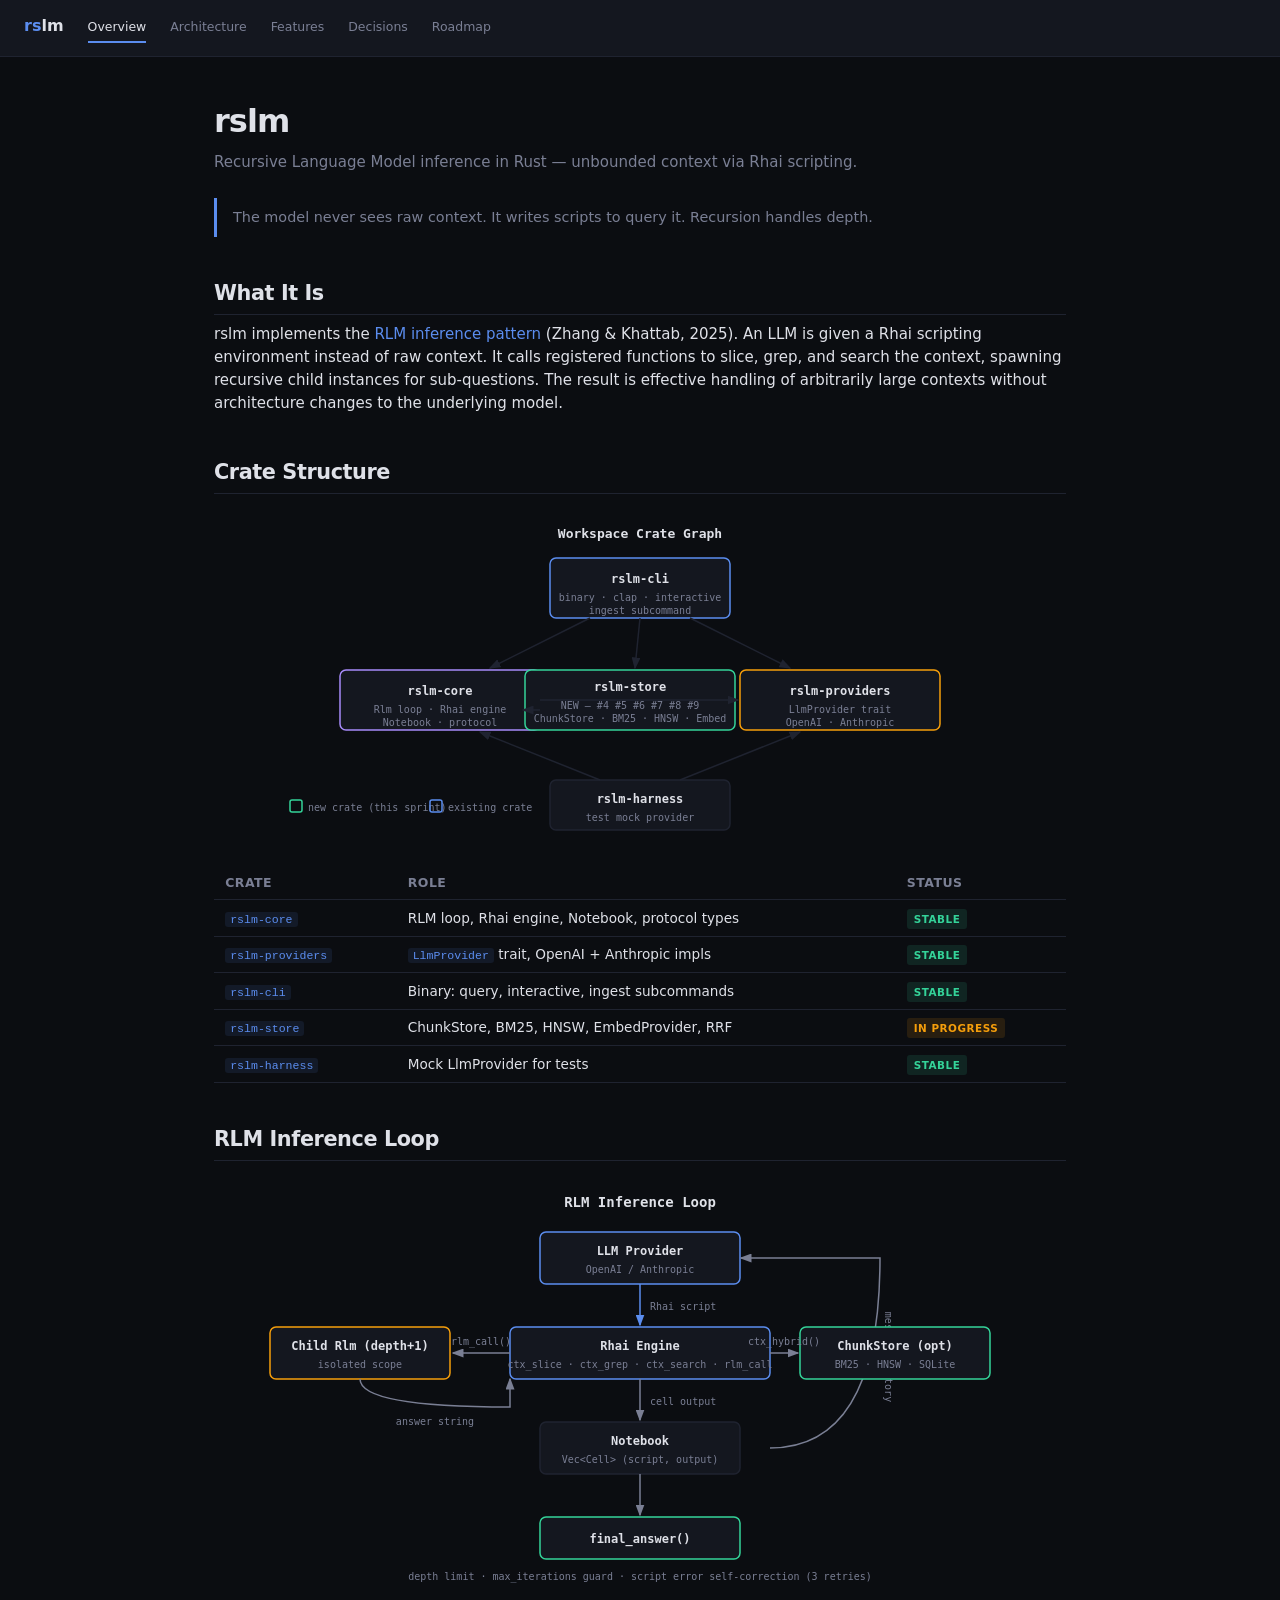
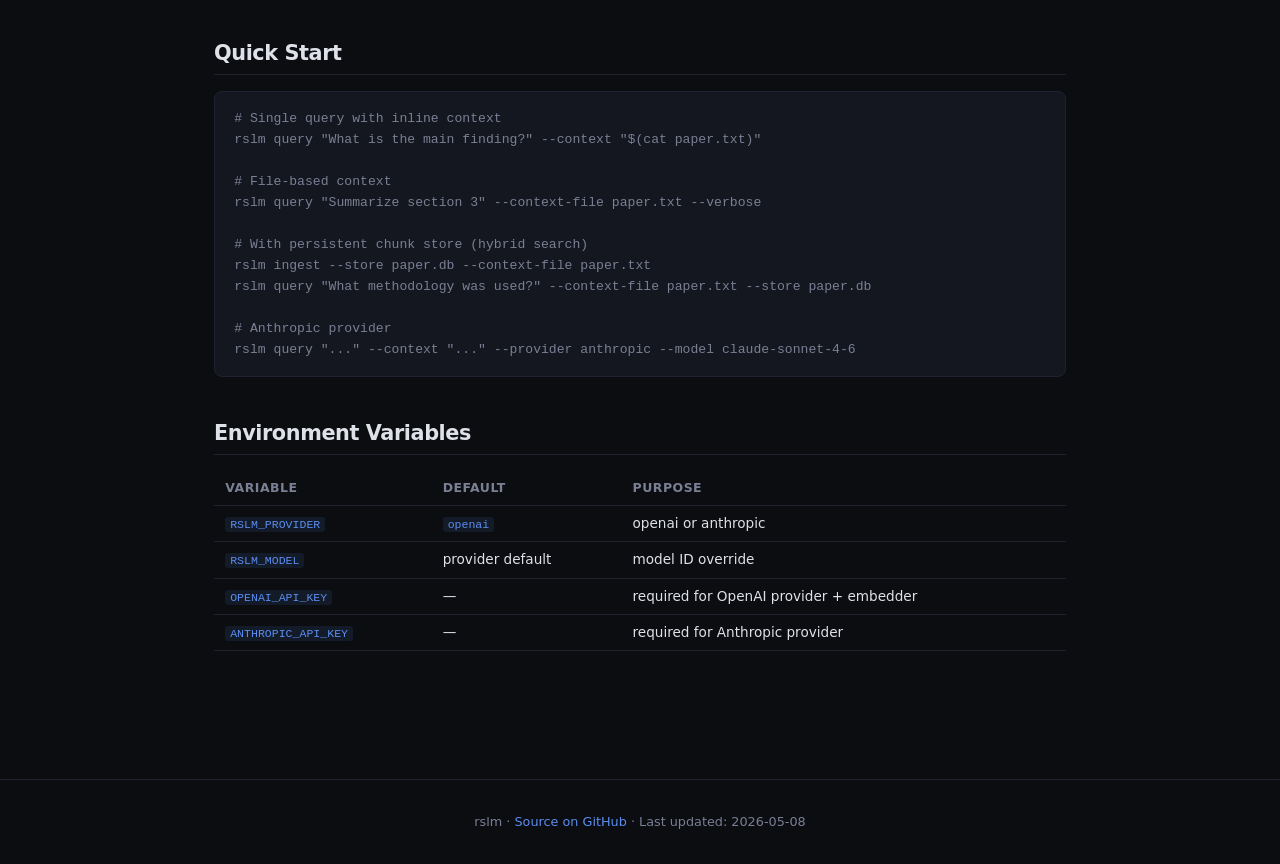
<file: docs/assets/index.html>
<!doctype html>
<html lang="en">
<head>
  <meta charset="UTF-8"/>
  <meta name="viewport" content="width=device-width, initial-scale=1.0"/>
  <title>rslm &mdash; Recursive Language Model</title>
  <link rel="stylesheet" href="style.css"/>
</head>
<body>
<nav>
  <a href="index.html" class="brand"><span>rs</span>lm</a>
  <a href="index.html" class="active">Overview</a>
  <a href="architecture.html">Architecture</a>
  <a href="features.html">Features</a>
  <a href="decisions.html">Decisions</a>
  <a href="roadmap.html">Roadmap</a>
</nav>

<div class="page">
  <h1>rslm</h1>
  <p class="subtitle">Recursive Language Model inference in Rust &mdash; unbounded context via Rhai scripting.</p>

  <blockquote>
    The model never sees raw context. It writes scripts to query it. Recursion handles depth.
  </blockquote>

  <h2>What It Is</h2>
  <p>
    rslm implements the <a href="https://alexzhang13.github.io/blog/2025/rlm/">RLM inference pattern</a>
    (Zhang &amp; Khattab, 2025). An LLM is given a Rhai scripting environment instead of raw context.
    It calls registered functions to slice, grep, and search the context, spawning recursive child
    instances for sub-questions. The result is effective handling of arbitrarily large contexts
    without architecture changes to the underlying model.
  </p>

  <h2>Crate Structure</h2>
  <div style="margin:1rem 0; overflow-x:auto;">
    <img src="arch-crates.svg" alt="Workspace crate graph" style="max-width:100%;display:block;margin:0 auto;"/>
  </div>

  <table>
    <thead><tr><th>Crate</th><th>Role</th><th>Status</th></tr></thead>
    <tbody>
      <tr>
        <td><code>rslm-core</code></td>
        <td>RLM loop, Rhai engine, Notebook, protocol types</td>
        <td><span class="pill pill-green">Stable</span></td>
      </tr>
      <tr>
        <td><code>rslm-providers</code></td>
        <td><code>LlmProvider</code> trait, OpenAI + Anthropic impls</td>
        <td><span class="pill pill-green">Stable</span></td>
      </tr>
      <tr>
        <td><code>rslm-cli</code></td>
        <td>Binary: query, interactive, ingest subcommands</td>
        <td><span class="pill pill-green">Stable</span></td>
      </tr>
      <tr>
        <td><code>rslm-store</code></td>
        <td>ChunkStore, BM25, HNSW, EmbedProvider, RRF</td>
        <td><span class="pill pill-orange">In progress</span></td>
      </tr>
      <tr>
        <td><code>rslm-harness</code></td>
        <td>Mock LlmProvider for tests</td>
        <td><span class="pill pill-green">Stable</span></td>
      </tr>
    </tbody>
  </table>

  <h2>RLM Inference Loop</h2>
  <div style="margin:1rem 0; overflow-x:auto;">
    <img src="arch-rlm-loop.svg" alt="RLM inference loop diagram" style="max-width:100%;display:block;margin:0 auto;"/>
  </div>

  <h2>Quick Start</h2>
  <pre>
# Single query with inline context
rslm query "What is the main finding?" --context "$(cat paper.txt)"

# File-based context
rslm query "Summarize section 3" --context-file paper.txt --verbose

# With persistent chunk store (hybrid search)
rslm ingest --store paper.db --context-file paper.txt
rslm query "What methodology was used?" --context-file paper.txt --store paper.db

# Anthropic provider
rslm query "..." --context "..." --provider anthropic --model claude-sonnet-4-6</pre>

  <h2>Environment Variables</h2>
  <table>
    <thead><tr><th>Variable</th><th>Default</th><th>Purpose</th></tr></thead>
    <tbody>
      <tr><td><code>RSLM_PROVIDER</code></td><td><code>openai</code></td><td>openai or anthropic</td></tr>
      <tr><td><code>RSLM_MODEL</code></td><td>provider default</td><td>model ID override</td></tr>
      <tr><td><code>OPENAI_API_KEY</code></td><td>—</td><td>required for OpenAI provider + embedder</td></tr>
      <tr><td><code>ANTHROPIC_API_KEY</code></td><td>—</td><td>required for Anthropic provider</td></tr>
    </tbody>
  </table>
</div>

<footer>rslm &middot; <a href="https://github.com/89jobrien/rslm">Source on GitHub</a> &middot; Last updated: 2026-05-08</footer>
</body>
</html>
</file>
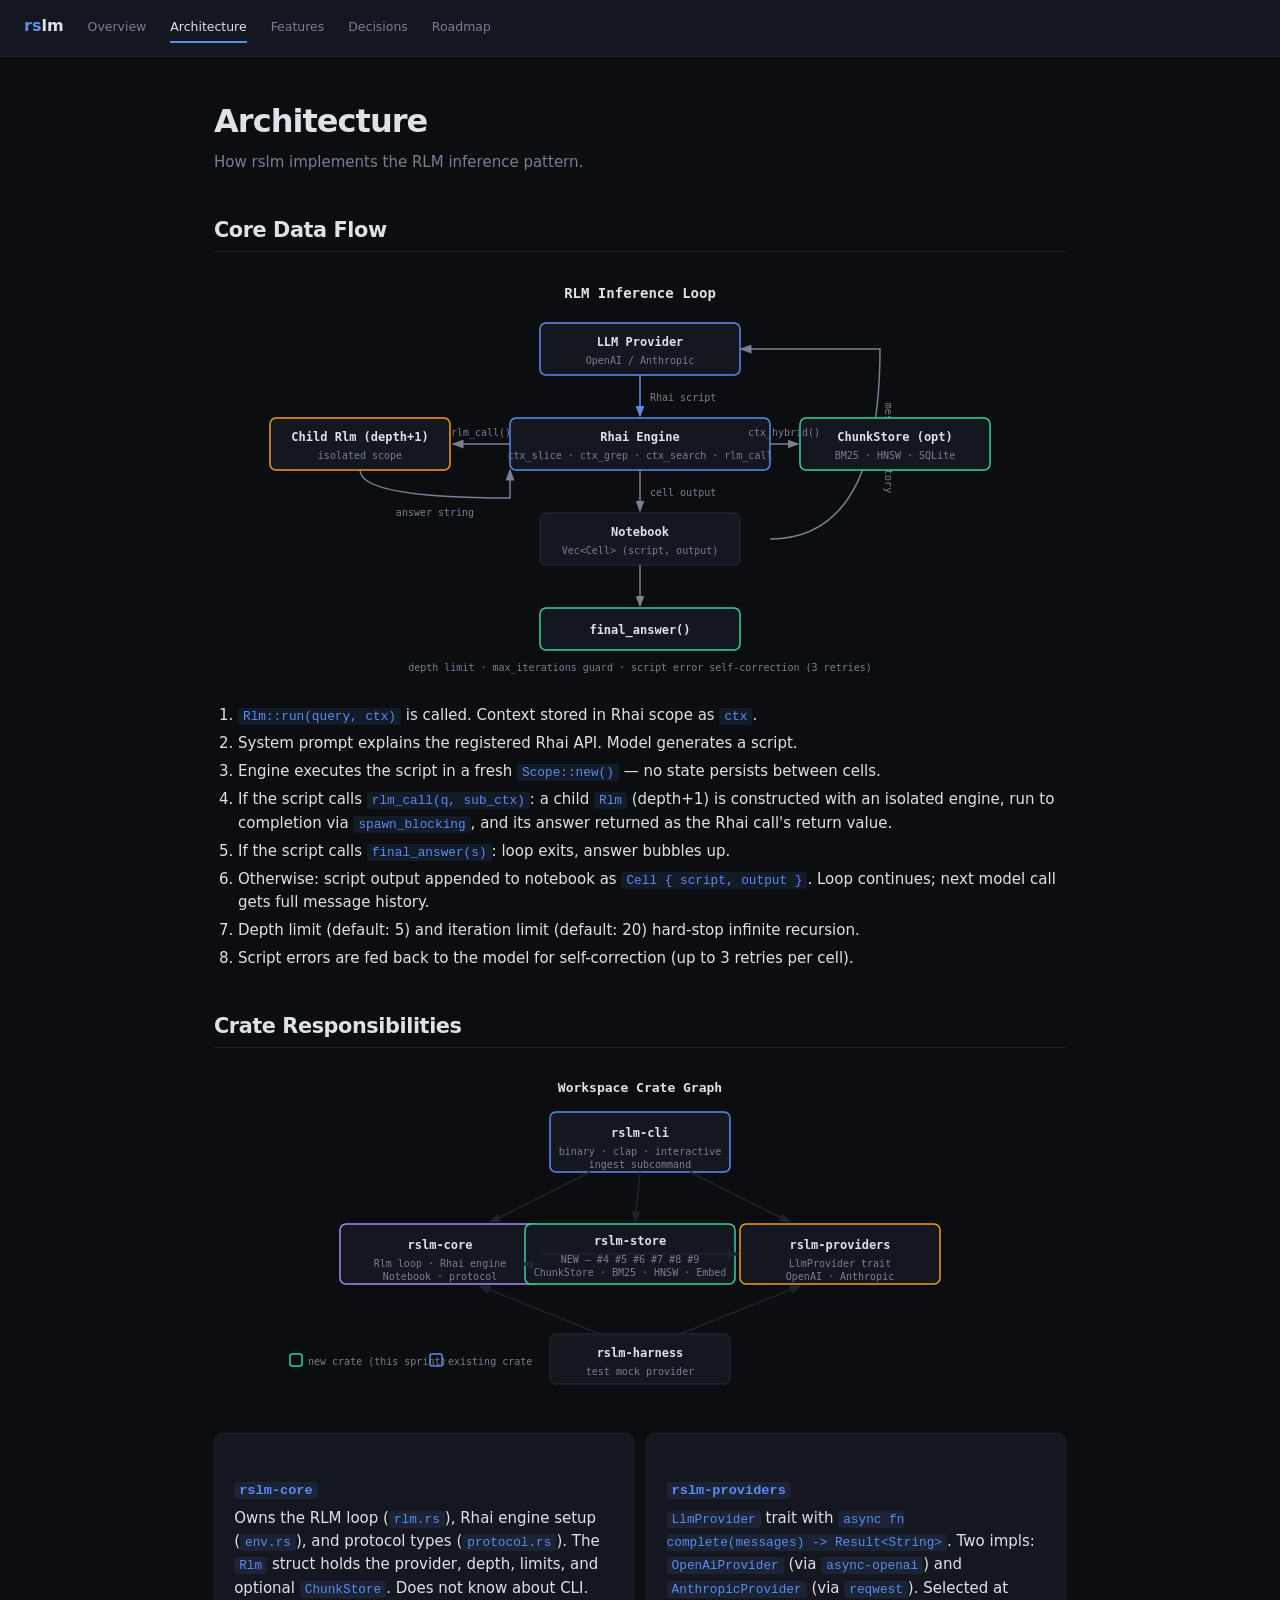
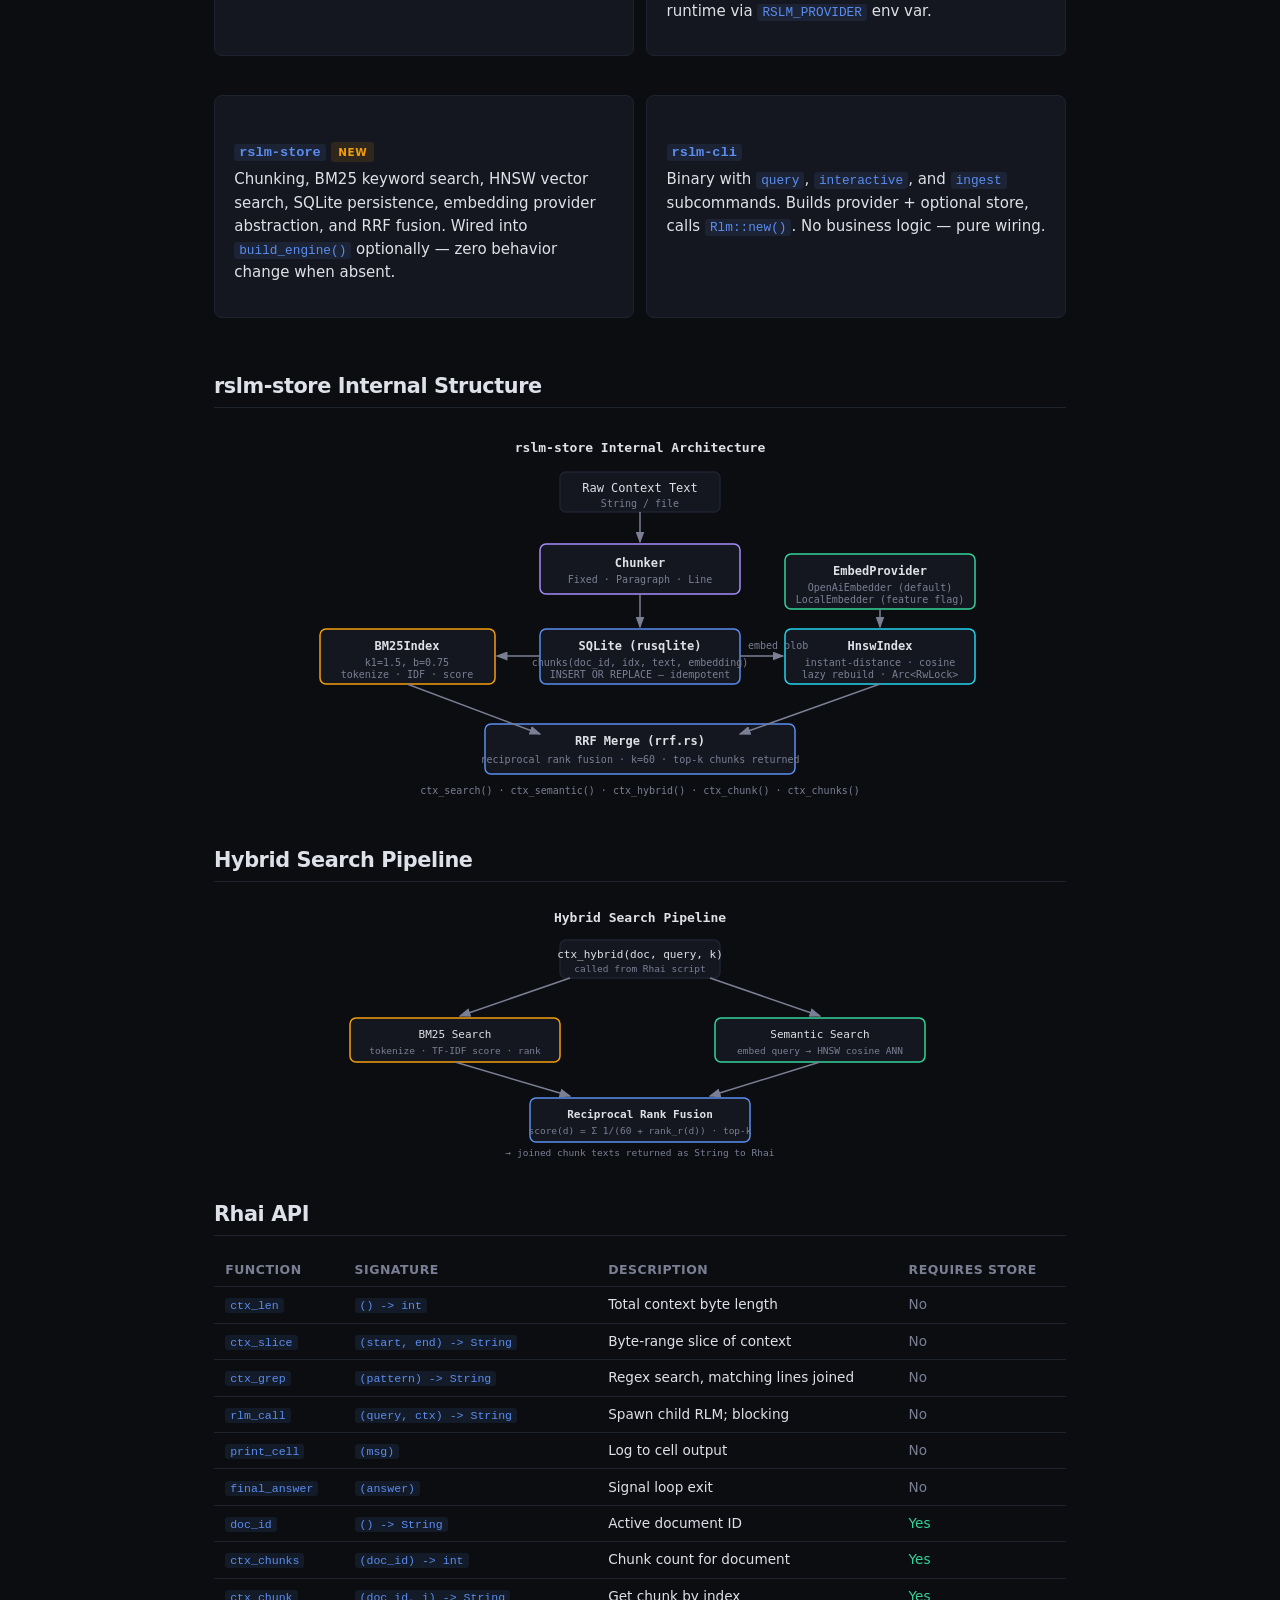
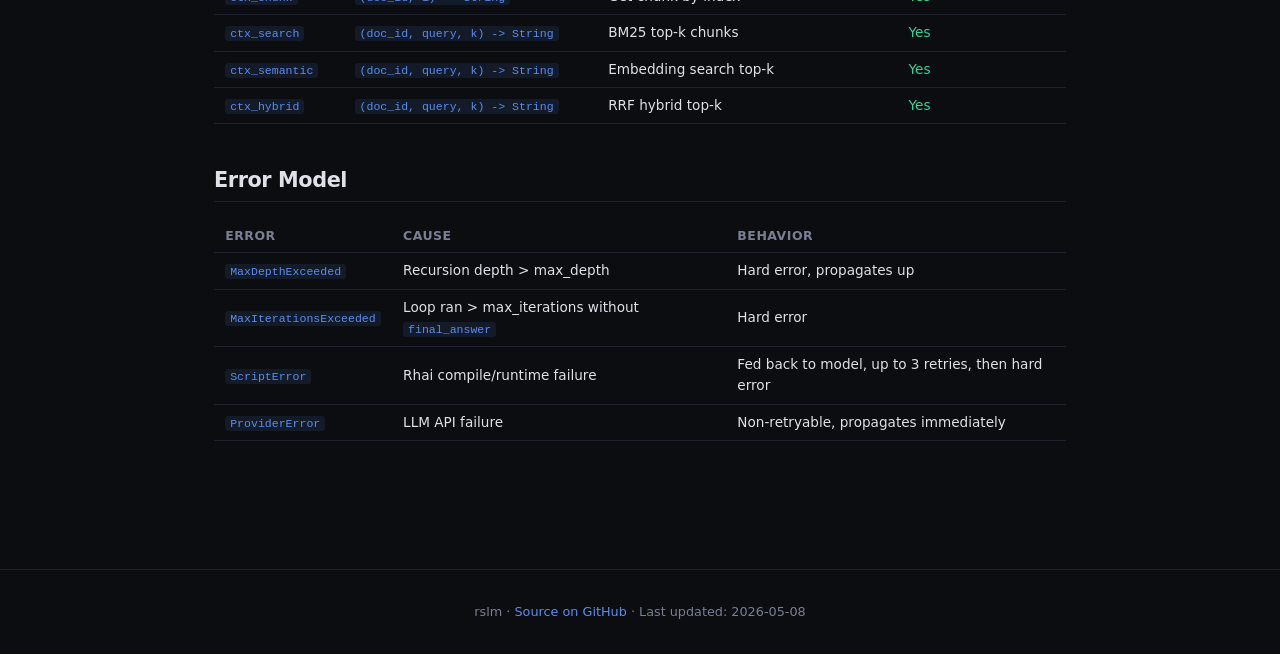
<file: docs/assets/architecture.html>
<!doctype html>
<html lang="en">
<head>
  <meta charset="UTF-8"/>
  <meta name="viewport" content="width=device-width, initial-scale=1.0"/>
  <title>rslm &mdash; Architecture</title>
  <link rel="stylesheet" href="style.css"/>
</head>
<body>
<nav>
  <a href="index.html" class="brand"><span>rs</span>lm</a>
  <a href="index.html">Overview</a>
  <a href="architecture.html" class="active">Architecture</a>
  <a href="features.html">Features</a>
  <a href="decisions.html">Decisions</a>
  <a href="roadmap.html">Roadmap</a>
</nav>

<div class="page">
  <h1>Architecture</h1>
  <p class="subtitle">How rslm implements the RLM inference pattern.</p>

  <h2>Core Data Flow</h2>
  <div style="margin:1rem 0; overflow-x:auto;">
    <img src="arch-rlm-loop.svg" alt="RLM loop" style="max-width:100%;display:block;margin:0 auto;"/>
  </div>

  <ol>
    <li><code>Rlm::run(query, ctx)</code> is called. Context stored in Rhai scope as <code>ctx</code>.</li>
    <li>System prompt explains the registered Rhai API. Model generates a script.</li>
    <li>Engine executes the script in a fresh <code>Scope::new()</code> — no state persists between cells.</li>
    <li>If the script calls <code>rlm_call(q, sub_ctx)</code>: a child <code>Rlm</code> (depth+1) is
      constructed with an isolated engine, run to completion via <code>spawn_blocking</code>, and its
      answer returned as the Rhai call's return value.</li>
    <li>If the script calls <code>final_answer(s)</code>: loop exits, answer bubbles up.</li>
    <li>Otherwise: script output appended to notebook as <code>Cell { script, output }</code>. Loop
      continues; next model call gets full message history.</li>
    <li>Depth limit (default: 5) and iteration limit (default: 20) hard-stop infinite recursion.</li>
    <li>Script errors are fed back to the model for self-correction (up to 3 retries per cell).</li>
  </ol>

  <h2>Crate Responsibilities</h2>
  <div style="margin:1rem 0; overflow-x:auto;">
    <img src="arch-crates.svg" alt="Crate graph" style="max-width:100%;display:block;margin:0 auto;"/>
  </div>

  <div class="grid-2">
    <div class="card">
      <h3><code>rslm-core</code></h3>
      <p>Owns the RLM loop (<code>rlm.rs</code>), Rhai engine setup (<code>env.rs</code>),
      and protocol types (<code>protocol.rs</code>). The <code>Rlm</code> struct holds the
      provider, depth, limits, and optional <code>ChunkStore</code>. Does not know about CLI.</p>
    </div>
    <div class="card">
      <h3><code>rslm-providers</code></h3>
      <p><code>LlmProvider</code> trait with <code>async fn complete(messages) -&gt; Result&lt;String&gt;</code>.
      Two impls: <code>OpenAiProvider</code> (via <code>async-openai</code>) and
      <code>AnthropicProvider</code> (via <code>reqwest</code>). Selected at runtime via
      <code>RSLM_PROVIDER</code> env var.</p>
    </div>
    <div class="card">
      <h3><code>rslm-store</code> <span class="pill pill-orange">New</span></h3>
      <p>Chunking, BM25 keyword search, HNSW vector search, SQLite persistence, embedding
      provider abstraction, and RRF fusion. Wired into <code>build_engine()</code> optionally —
      zero behavior change when absent.</p>
    </div>
    <div class="card">
      <h3><code>rslm-cli</code></h3>
      <p>Binary with <code>query</code>, <code>interactive</code>, and <code>ingest</code>
      subcommands. Builds provider + optional store, calls <code>Rlm::new()</code>. No business
      logic — pure wiring.</p>
    </div>
  </div>

  <h2>rslm-store Internal Structure</h2>
  <div style="margin:1rem 0; overflow-x:auto;">
    <img src="arch-store.svg" alt="Store internals" style="max-width:100%;display:block;margin:0 auto;"/>
  </div>

  <h2>Hybrid Search Pipeline</h2>
  <div style="margin:1rem 0; overflow-x:auto;">
    <img src="arch-search-pipeline.svg" alt="Search pipeline" style="max-width:100%;display:block;margin:0 auto;"/>
  </div>

  <h2>Rhai API</h2>
  <table>
    <thead><tr><th>Function</th><th>Signature</th><th>Description</th><th>Requires store</th></tr></thead>
    <tbody>
      <tr><td><code>ctx_len</code></td><td><code>() -&gt; int</code></td><td>Total context byte length</td><td class="no">No</td></tr>
      <tr><td><code>ctx_slice</code></td><td><code>(start, end) -&gt; String</code></td><td>Byte-range slice of context</td><td class="no">No</td></tr>
      <tr><td><code>ctx_grep</code></td><td><code>(pattern) -&gt; String</code></td><td>Regex search, matching lines joined</td><td class="no">No</td></tr>
      <tr><td><code>rlm_call</code></td><td><code>(query, ctx) -&gt; String</code></td><td>Spawn child RLM; blocking</td><td class="no">No</td></tr>
      <tr><td><code>print_cell</code></td><td><code>(msg)</code></td><td>Log to cell output</td><td class="no">No</td></tr>
      <tr><td><code>final_answer</code></td><td><code>(answer)</code></td><td>Signal loop exit</td><td class="no">No</td></tr>
      <tr><td><code>doc_id</code></td><td><code>() -&gt; String</code></td><td>Active document ID</td><td class="yes">Yes</td></tr>
      <tr><td><code>ctx_chunks</code></td><td><code>(doc_id) -&gt; int</code></td><td>Chunk count for document</td><td class="yes">Yes</td></tr>
      <tr><td><code>ctx_chunk</code></td><td><code>(doc_id, i) -&gt; String</code></td><td>Get chunk by index</td><td class="yes">Yes</td></tr>
      <tr><td><code>ctx_search</code></td><td><code>(doc_id, query, k) -&gt; String</code></td><td>BM25 top-k chunks</td><td class="yes">Yes</td></tr>
      <tr><td><code>ctx_semantic</code></td><td><code>(doc_id, query, k) -&gt; String</code></td><td>Embedding search top-k</td><td class="yes">Yes</td></tr>
      <tr><td><code>ctx_hybrid</code></td><td><code>(doc_id, query, k) -&gt; String</code></td><td>RRF hybrid top-k</td><td class="yes">Yes</td></tr>
    </tbody>
  </table>

  <h2>Error Model</h2>
  <table>
    <thead><tr><th>Error</th><th>Cause</th><th>Behavior</th></tr></thead>
    <tbody>
      <tr><td><code>MaxDepthExceeded</code></td><td>Recursion depth &gt; max_depth</td><td>Hard error, propagates up</td></tr>
      <tr><td><code>MaxIterationsExceeded</code></td><td>Loop ran &gt; max_iterations without <code>final_answer</code></td><td>Hard error</td></tr>
      <tr><td><code>ScriptError</code></td><td>Rhai compile/runtime failure</td><td>Fed back to model, up to 3 retries, then hard error</td></tr>
      <tr><td><code>ProviderError</code></td><td>LLM API failure</td><td>Non-retryable, propagates immediately</td></tr>
    </tbody>
  </table>
</div>

<footer>rslm &middot; <a href="https://github.com/89jobrien/rslm">Source on GitHub</a> &middot; Last updated: 2026-05-08</footer>
</body>
</html>
</file>
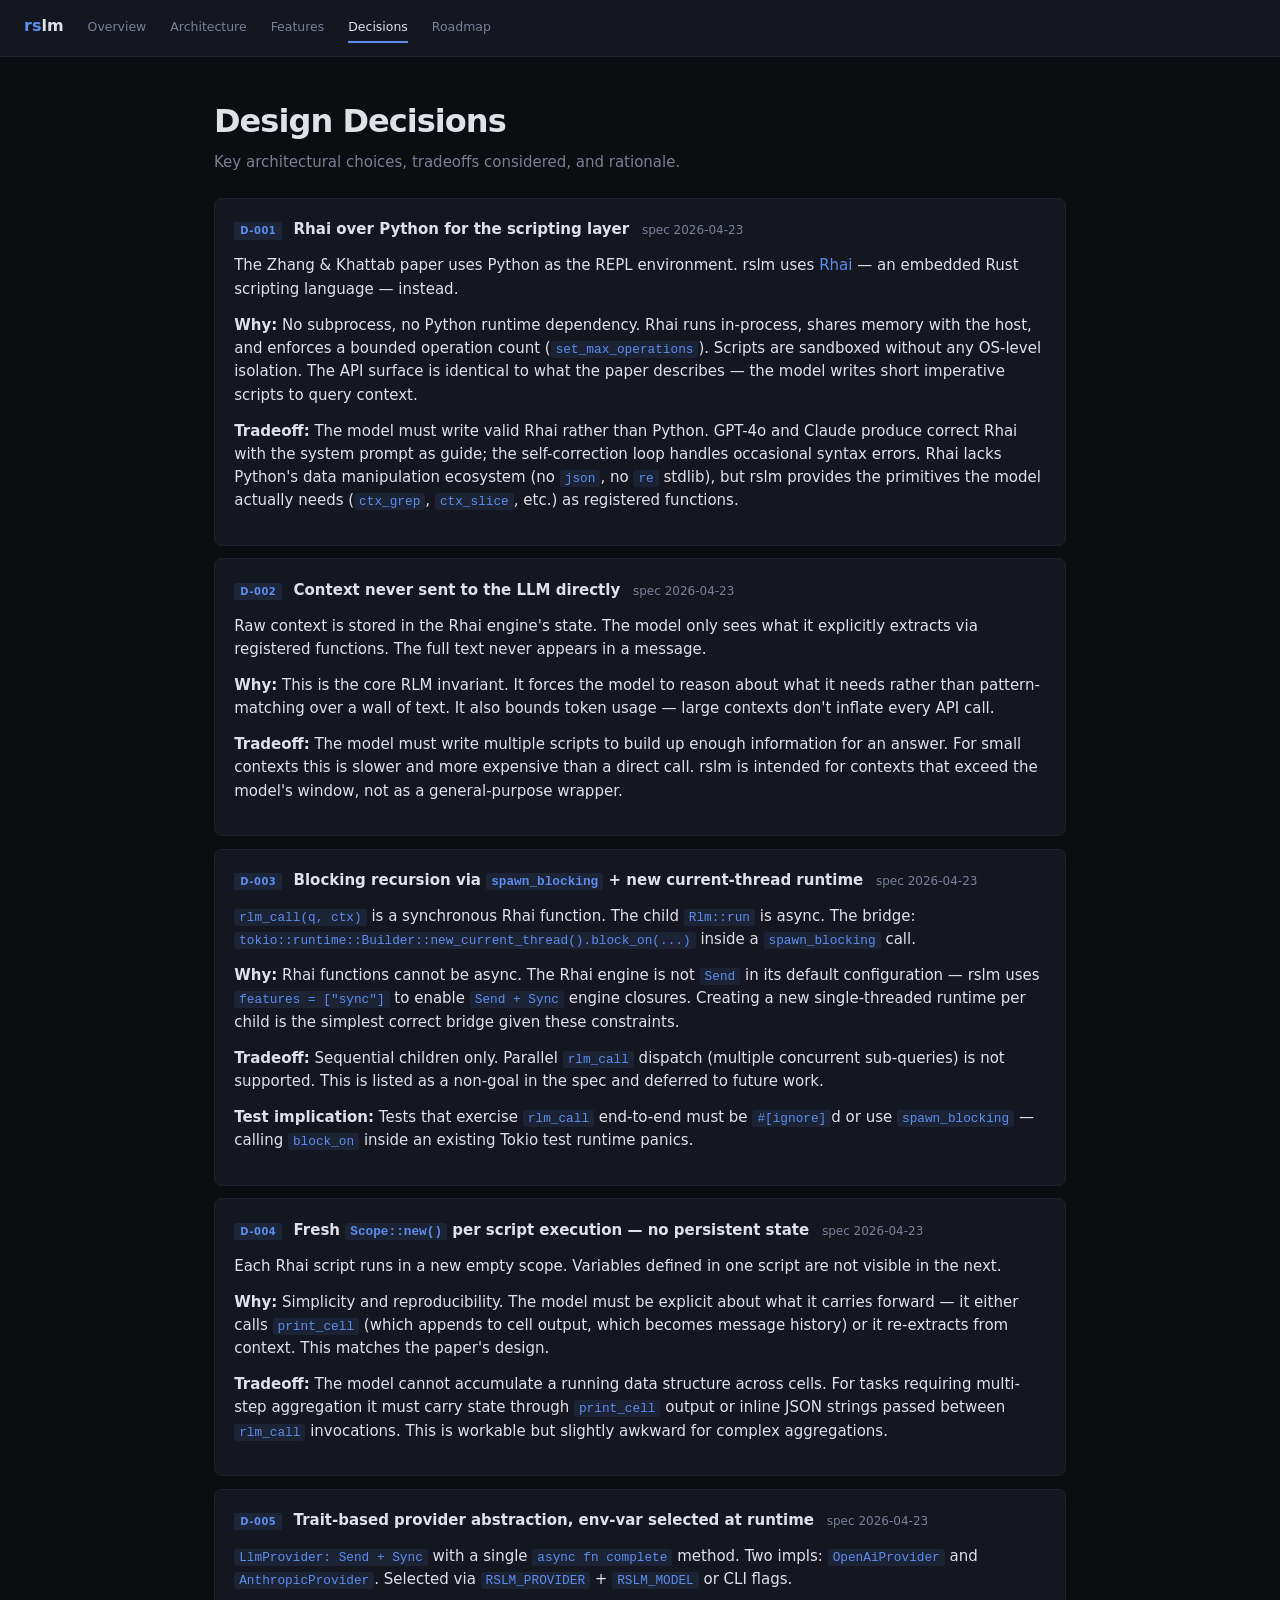
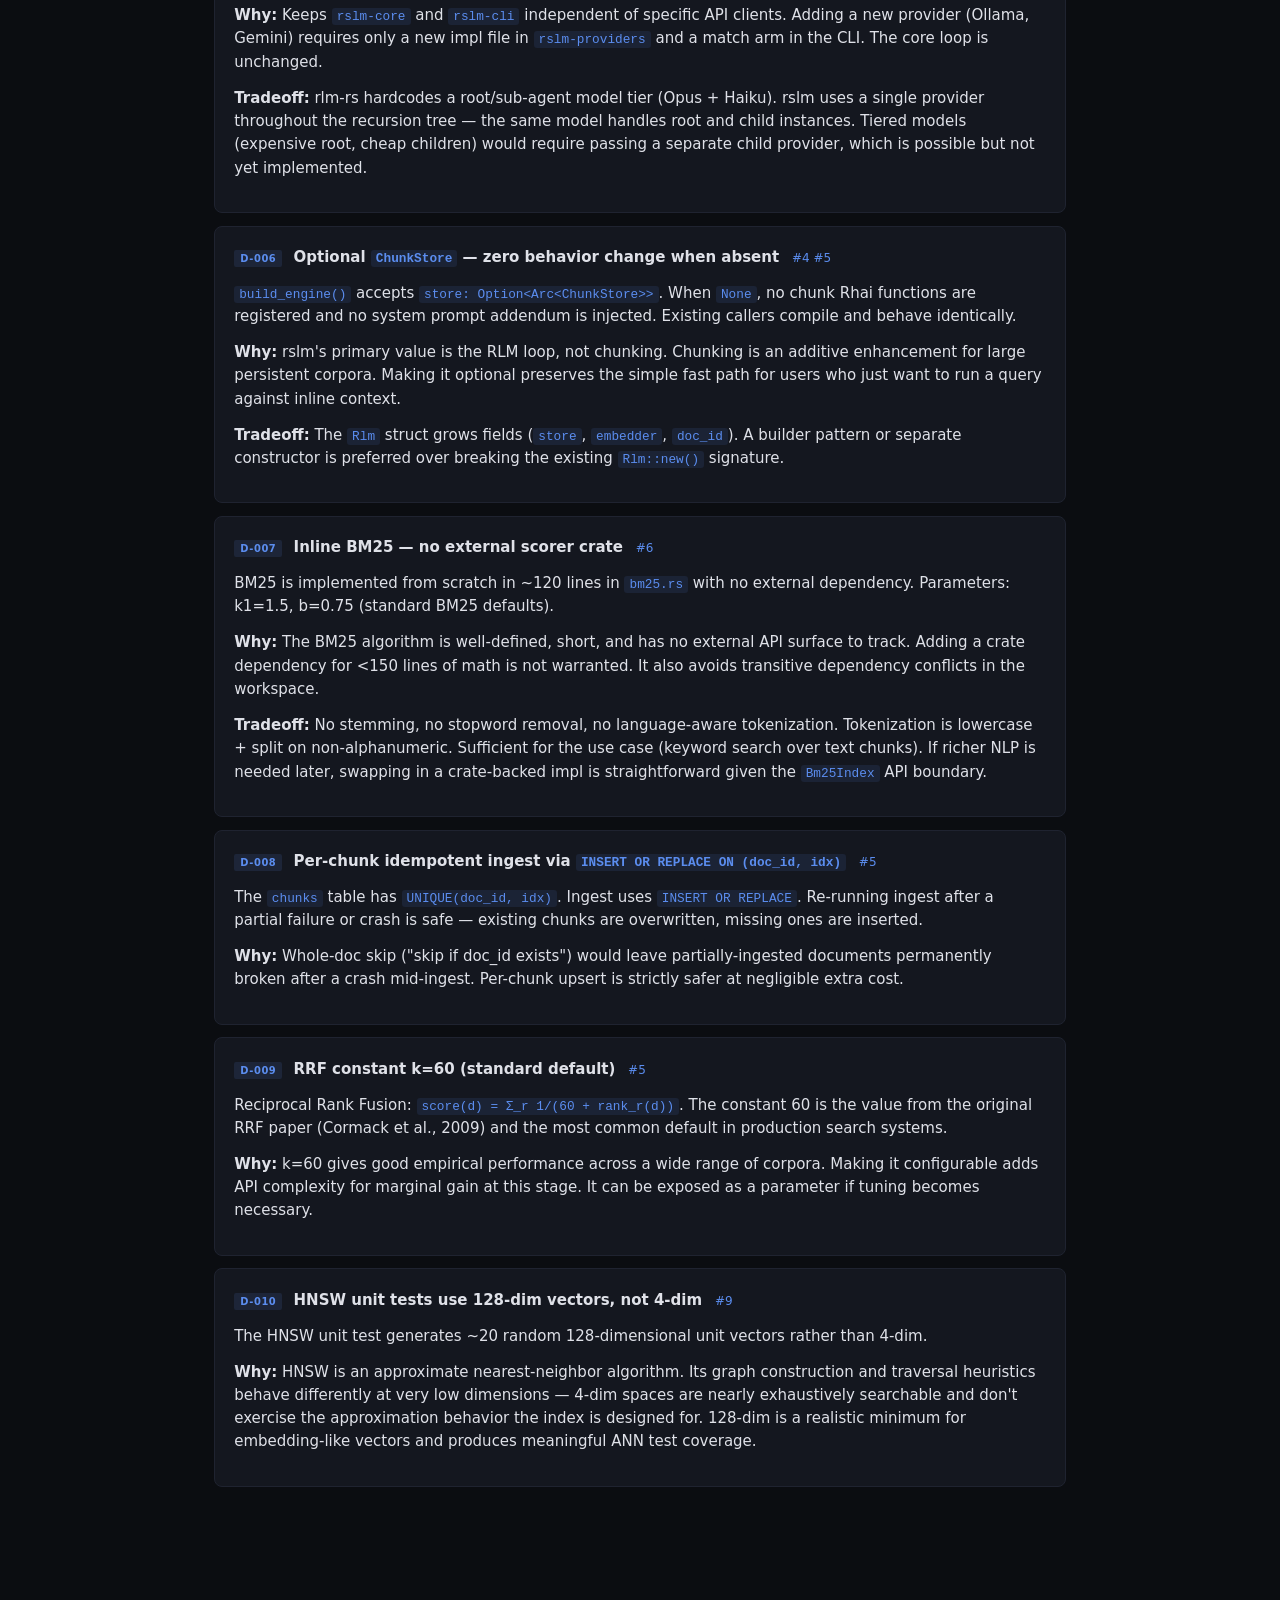
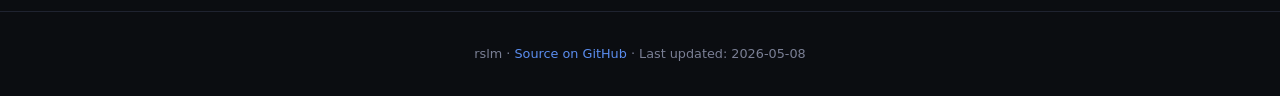
<file: docs/assets/decisions.html>
<!doctype html>
<html lang="en">
<head>
  <meta charset="UTF-8"/>
  <meta name="viewport" content="width=device-width, initial-scale=1.0"/>
  <title>rslm &mdash; Design Decisions</title>
  <link rel="stylesheet" href="style.css"/>
</head>
<body>
<nav>
  <a href="index.html" class="brand"><span>rs</span>lm</a>
  <a href="index.html">Overview</a>
  <a href="architecture.html">Architecture</a>
  <a href="features.html">Features</a>
  <a href="decisions.html" class="active">Decisions</a>
  <a href="roadmap.html">Roadmap</a>
</nav>

<div class="page">
  <h1>Design Decisions</h1>
  <p class="subtitle">Key architectural choices, tradeoffs considered, and rationale.</p>

  <!-- D-001 -->
  <div class="card">
    <div>
      <span class="decision-tag">D-001</span>
      <strong>Rhai over Python for the scripting layer</strong>
      <span class="issue-ref">spec 2026-04-23</span>
    </div>
    <p style="margin-top:0.8rem;">
      The Zhang &amp; Khattab paper uses Python as the REPL environment. rslm uses
      <a href="https://rhai.rs">Rhai</a> — an embedded Rust scripting language — instead.
    </p>
    <p><strong>Why:</strong> No subprocess, no Python runtime dependency. Rhai runs in-process,
    shares memory with the host, and enforces a bounded operation count (<code>set_max_operations</code>).
    Scripts are sandboxed without any OS-level isolation. The API surface is identical to what the
    paper describes — the model writes short imperative scripts to query context.</p>
    <p><strong>Tradeoff:</strong> The model must write valid Rhai rather than Python. GPT-4o and
    Claude produce correct Rhai with the system prompt as guide; the self-correction loop handles
    occasional syntax errors. Rhai lacks Python's data manipulation ecosystem (no <code>json</code>,
    no <code>re</code> stdlib), but rslm provides the primitives the model actually needs
    (<code>ctx_grep</code>, <code>ctx_slice</code>, etc.) as registered functions.</p>
  </div>

  <!-- D-002 -->
  <div class="card">
    <div>
      <span class="decision-tag">D-002</span>
      <strong>Context never sent to the LLM directly</strong>
      <span class="issue-ref">spec 2026-04-23</span>
    </div>
    <p style="margin-top:0.8rem;">
      Raw context is stored in the Rhai engine's state. The model only sees what it explicitly
      extracts via registered functions. The full text never appears in a message.
    </p>
    <p><strong>Why:</strong> This is the core RLM invariant. It forces the model to reason about
    what it needs rather than pattern-matching over a wall of text. It also bounds token usage —
    large contexts don't inflate every API call.</p>
    <p><strong>Tradeoff:</strong> The model must write multiple scripts to build up enough
    information for an answer. For small contexts this is slower and more expensive than a direct
    call. rslm is intended for contexts that exceed the model's window, not as a general-purpose
    wrapper.</p>
  </div>

  <!-- D-003 -->
  <div class="card">
    <div>
      <span class="decision-tag">D-003</span>
      <strong>Blocking recursion via <code>spawn_blocking</code> + new current-thread runtime</strong>
      <span class="issue-ref">spec 2026-04-23</span>
    </div>
    <p style="margin-top:0.8rem;">
      <code>rlm_call(q, ctx)</code> is a synchronous Rhai function. The child <code>Rlm::run</code>
      is async. The bridge: <code>tokio::runtime::Builder::new_current_thread().block_on(...)</code>
      inside a <code>spawn_blocking</code> call.
    </p>
    <p><strong>Why:</strong> Rhai functions cannot be async. The Rhai engine is not <code>Send</code>
    in its default configuration — rslm uses <code>features = ["sync"]</code> to enable
    <code>Send + Sync</code> engine closures. Creating a new single-threaded runtime per child is
    the simplest correct bridge given these constraints.</p>
    <p><strong>Tradeoff:</strong> Sequential children only. Parallel <code>rlm_call</code> dispatch
    (multiple concurrent sub-queries) is not supported. This is listed as a non-goal in the spec
    and deferred to future work.</p>
    <p><strong>Test implication:</strong> Tests that exercise <code>rlm_call</code> end-to-end must
    be <code>#[ignore]</code>d or use <code>spawn_blocking</code> — calling
    <code>block_on</code> inside an existing Tokio test runtime panics.</p>
  </div>

  <!-- D-004 -->
  <div class="card">
    <div>
      <span class="decision-tag">D-004</span>
      <strong>Fresh <code>Scope::new()</code> per script execution — no persistent state</strong>
      <span class="issue-ref">spec 2026-04-23</span>
    </div>
    <p style="margin-top:0.8rem;">
      Each Rhai script runs in a new empty scope. Variables defined in one script are not
      visible in the next.
    </p>
    <p><strong>Why:</strong> Simplicity and reproducibility. The model must be explicit about
    what it carries forward — it either calls <code>print_cell</code> (which appends to cell
    output, which becomes message history) or it re-extracts from context. This matches the
    paper's design.</p>
    <p><strong>Tradeoff:</strong> The model cannot accumulate a running data structure across
    cells. For tasks requiring multi-step aggregation it must carry state through
    <code>print_cell</code> output or inline JSON strings passed between <code>rlm_call</code>
    invocations. This is workable but slightly awkward for complex aggregations.</p>
  </div>

  <!-- D-005 -->
  <div class="card">
    <div>
      <span class="decision-tag">D-005</span>
      <strong>Trait-based provider abstraction, env-var selected at runtime</strong>
      <span class="issue-ref">spec 2026-04-23</span>
    </div>
    <p style="margin-top:0.8rem;">
      <code>LlmProvider: Send + Sync</code> with a single <code>async fn complete</code> method.
      Two impls: <code>OpenAiProvider</code> and <code>AnthropicProvider</code>. Selected via
      <code>RSLM_PROVIDER</code> + <code>RSLM_MODEL</code> or CLI flags.
    </p>
    <p><strong>Why:</strong> Keeps <code>rslm-core</code> and <code>rslm-cli</code> independent of
    specific API clients. Adding a new provider (Ollama, Gemini) requires only a new impl file in
    <code>rslm-providers</code> and a match arm in the CLI. The core loop is unchanged.</p>
    <p><strong>Tradeoff:</strong> rlm-rs hardcodes a root/sub-agent model tier (Opus + Haiku).
    rslm uses a single provider throughout the recursion tree — the same model handles root and
    child instances. Tiered models (expensive root, cheap children) would require passing a
    separate child provider, which is possible but not yet implemented.</p>
  </div>

  <!-- D-006 -->
  <div class="card">
    <div>
      <span class="decision-tag">D-006</span>
      <strong>Optional <code>ChunkStore</code> — zero behavior change when absent</strong>
      <span class="issue-ref"><a href="https://github.com/89jobrien/rslm/issues/4">#4</a> <a href="https://github.com/89jobrien/rslm/issues/5">#5</a></span>
    </div>
    <p style="margin-top:0.8rem;">
      <code>build_engine()</code> accepts <code>store: Option&lt;Arc&lt;ChunkStore&gt;&gt;</code>.
      When <code>None</code>, no chunk Rhai functions are registered and no system prompt addendum
      is injected. Existing callers compile and behave identically.
    </p>
    <p><strong>Why:</strong> rslm's primary value is the RLM loop, not chunking. Chunking is an
    additive enhancement for large persistent corpora. Making it optional preserves the simple
    fast path for users who just want to run a query against inline context.</p>
    <p><strong>Tradeoff:</strong> The <code>Rlm</code> struct grows fields (<code>store</code>,
    <code>embedder</code>, <code>doc_id</code>). A builder pattern or separate constructor is
    preferred over breaking the existing <code>Rlm::new()</code> signature.</p>
  </div>

  <!-- D-007 -->
  <div class="card">
    <div>
      <span class="decision-tag">D-007</span>
      <strong>Inline BM25 — no external scorer crate</strong>
      <span class="issue-ref"><a href="https://github.com/89jobrien/rslm/issues/6">#6</a></span>
    </div>
    <p style="margin-top:0.8rem;">
      BM25 is implemented from scratch in ~120 lines in <code>bm25.rs</code> with no external
      dependency. Parameters: k1=1.5, b=0.75 (standard BM25 defaults).
    </p>
    <p><strong>Why:</strong> The BM25 algorithm is well-defined, short, and has no external
    API surface to track. Adding a crate dependency for &lt;150 lines of math is not warranted.
    It also avoids transitive dependency conflicts in the workspace.</p>
    <p><strong>Tradeoff:</strong> No stemming, no stopword removal, no language-aware tokenization.
    Tokenization is lowercase + split on non-alphanumeric. Sufficient for the use case
    (keyword search over text chunks). If richer NLP is needed later, swapping in a crate-backed
    impl is straightforward given the <code>Bm25Index</code> API boundary.</p>
  </div>

  <!-- D-008 -->
  <div class="card">
    <div>
      <span class="decision-tag">D-008</span>
      <strong>Per-chunk idempotent ingest via <code>INSERT OR REPLACE ON (doc_id, idx)</code></strong>
      <span class="issue-ref"><a href="https://github.com/89jobrien/rslm/issues/5">#5</a></span>
    </div>
    <p style="margin-top:0.8rem;">
      The <code>chunks</code> table has <code>UNIQUE(doc_id, idx)</code>. Ingest uses
      <code>INSERT OR REPLACE</code>. Re-running ingest after a partial failure or crash is safe —
      existing chunks are overwritten, missing ones are inserted.
    </p>
    <p><strong>Why:</strong> Whole-doc skip ("skip if doc_id exists") would leave partially-ingested
    documents permanently broken after a crash mid-ingest. Per-chunk upsert is strictly safer
    at negligible extra cost.</p>
  </div>

  <!-- D-009 -->
  <div class="card">
    <div>
      <span class="decision-tag">D-009</span>
      <strong>RRF constant k=60 (standard default)</strong>
      <span class="issue-ref"><a href="https://github.com/89jobrien/rslm/issues/5">#5</a></span>
    </div>
    <p style="margin-top:0.8rem;">
      Reciprocal Rank Fusion: <code>score(d) = Σ_r 1/(60 + rank_r(d))</code>. The constant 60
      is the value from the original RRF paper (Cormack et al., 2009) and the most common default
      in production search systems.
    </p>
    <p><strong>Why:</strong> k=60 gives good empirical performance across a wide range of corpora.
    Making it configurable adds API complexity for marginal gain at this stage. It can be
    exposed as a parameter if tuning becomes necessary.</p>
  </div>

  <!-- D-010 -->
  <div class="card">
    <div>
      <span class="decision-tag">D-010</span>
      <strong>HNSW unit tests use 128-dim vectors, not 4-dim</strong>
      <span class="issue-ref"><a href="https://github.com/89jobrien/rslm/issues/9">#9</a></span>
    </div>
    <p style="margin-top:0.8rem;">
      The HNSW unit test generates ~20 random 128-dimensional unit vectors rather than 4-dim.
    </p>
    <p><strong>Why:</strong> HNSW is an approximate nearest-neighbor algorithm. Its graph
    construction and traversal heuristics behave differently at very low dimensions — 4-dim spaces
    are nearly exhaustively searchable and don't exercise the approximation behavior the index is
    designed for. 128-dim is a realistic minimum for embedding-like vectors and produces
    meaningful ANN test coverage.</p>
  </div>
</div>

<footer>rslm &middot; <a href="https://github.com/89jobrien/rslm">Source on GitHub</a> &middot; Last updated: 2026-05-08</footer>
</body>
</html>
</file>
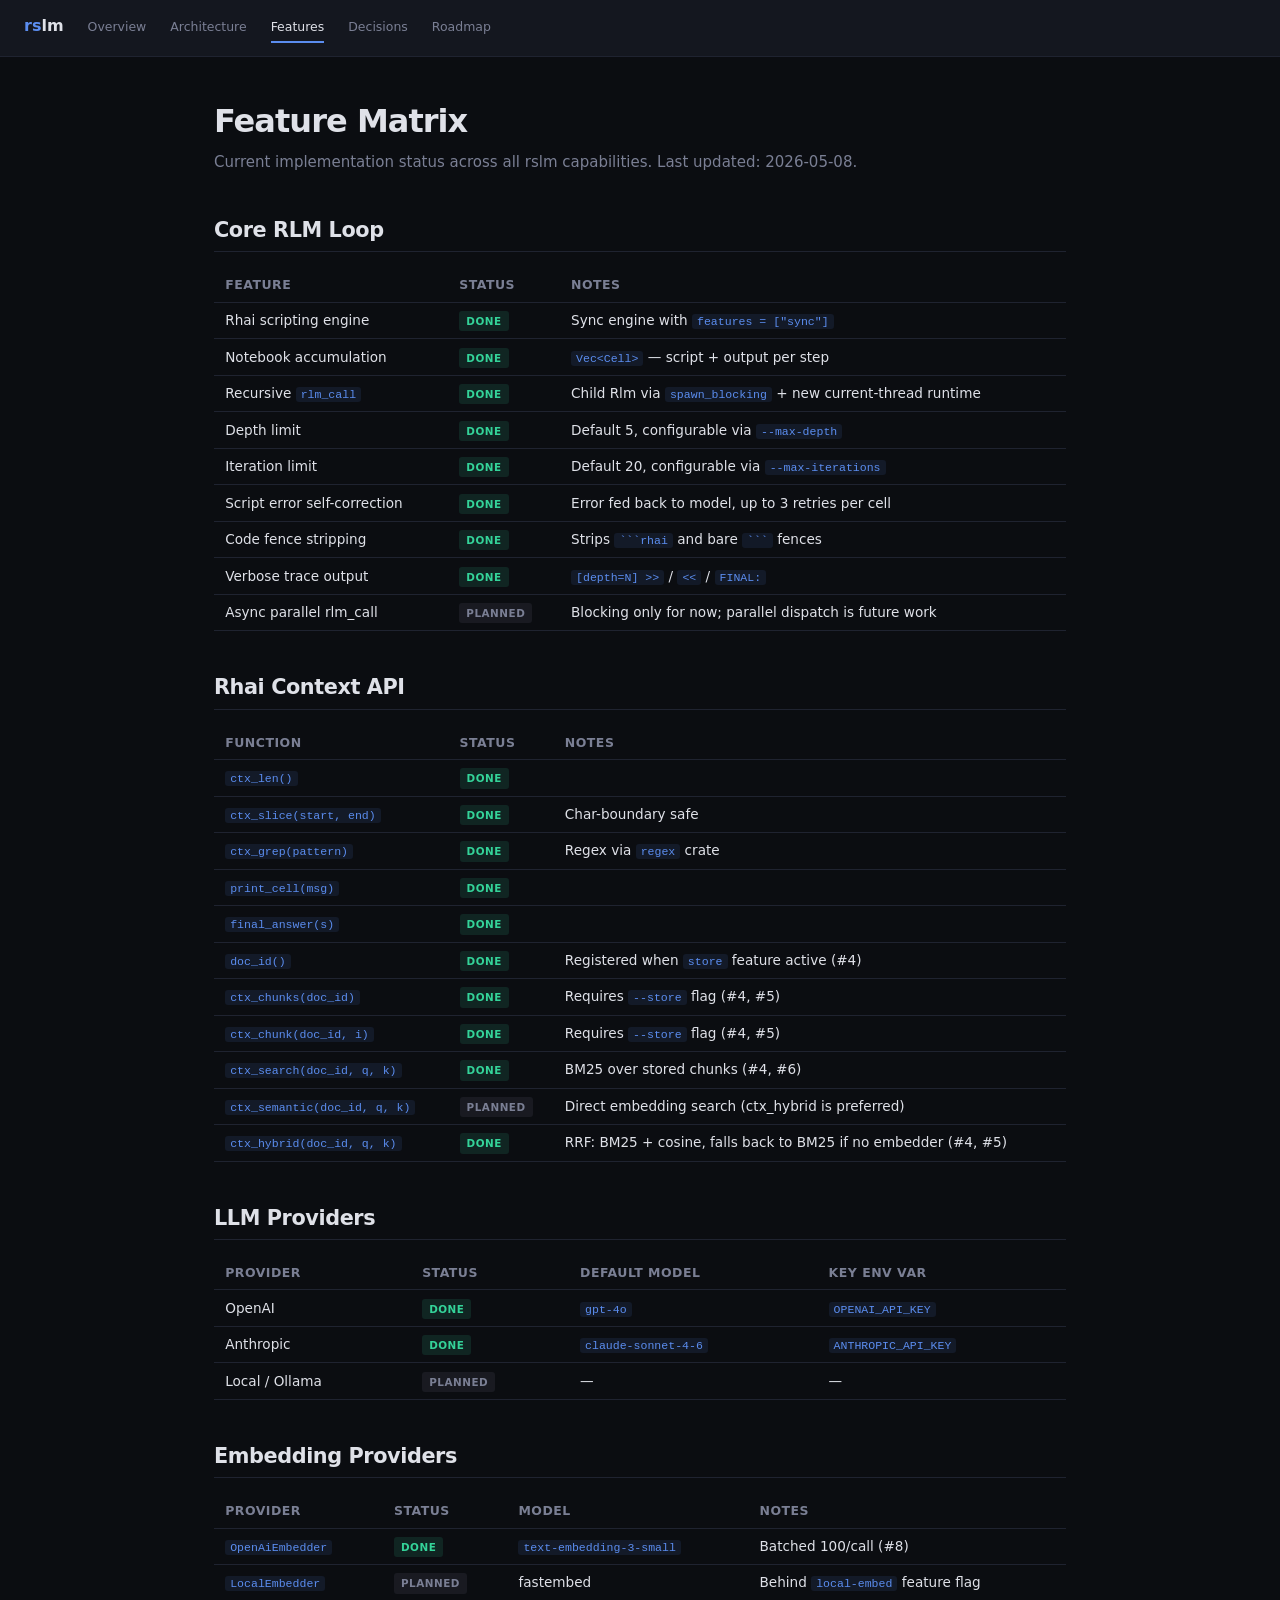
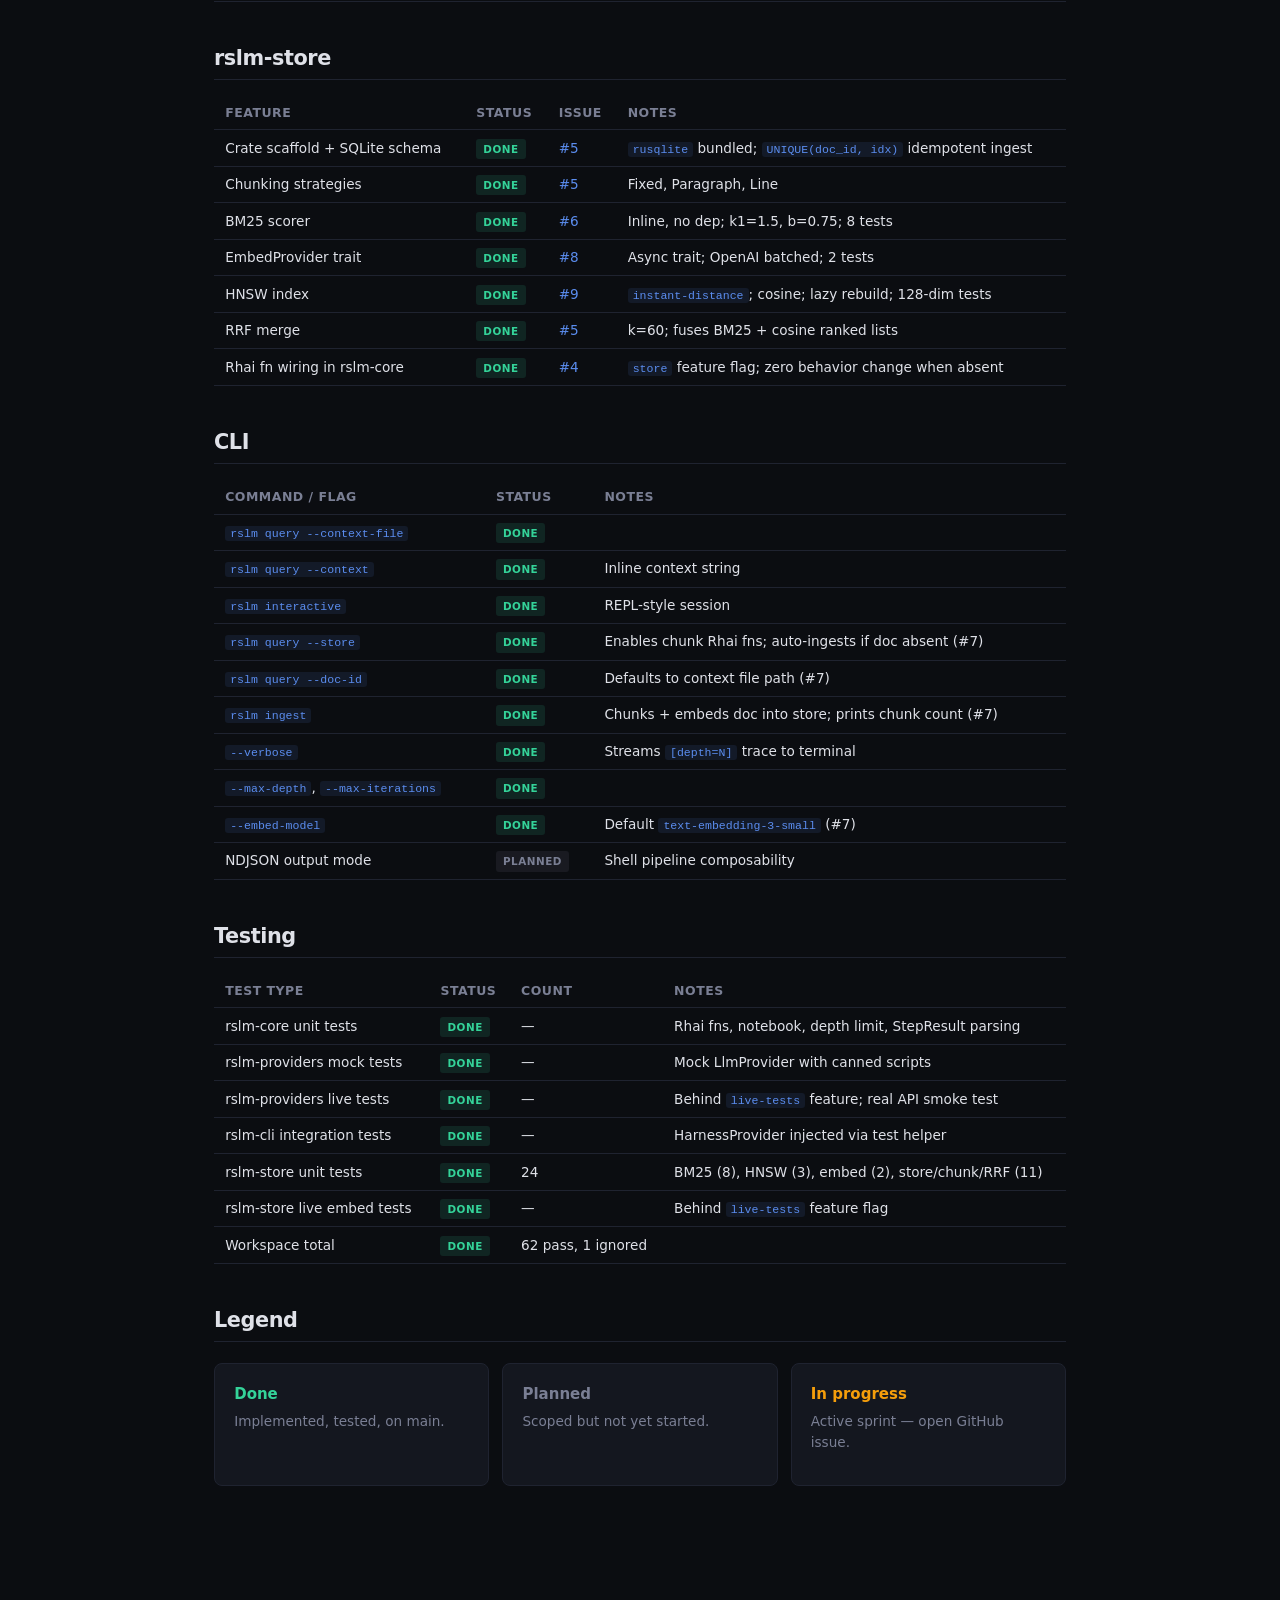
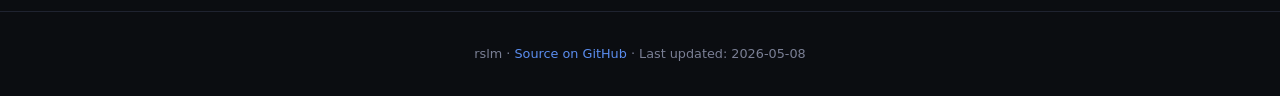
<file: docs/assets/features.html>
<!doctype html>
<html lang="en">
<head>
  <meta charset="UTF-8"/>
  <meta name="viewport" content="width=device-width, initial-scale=1.0"/>
  <title>rslm &mdash; Features</title>
  <link rel="stylesheet" href="style.css"/>
</head>
<body>
<nav>
  <a href="index.html" class="brand"><span>rs</span>lm</a>
  <a href="index.html">Overview</a>
  <a href="architecture.html">Architecture</a>
  <a href="features.html" class="active">Features</a>
  <a href="decisions.html">Decisions</a>
  <a href="roadmap.html">Roadmap</a>
</nav>

<div class="page">
  <h1>Feature Matrix</h1>
  <p class="subtitle">Current implementation status across all rslm capabilities. Last updated: 2026-05-08.</p>

  <h2>Core RLM Loop</h2>
  <table>
    <thead><tr><th>Feature</th><th>Status</th><th>Notes</th></tr></thead>
    <tbody>
      <tr><td>Rhai scripting engine</td><td><span class="pill pill-green">Done</span></td><td>Sync engine with <code>features = ["sync"]</code></td></tr>
      <tr><td>Notebook accumulation</td><td><span class="pill pill-green">Done</span></td><td><code>Vec&lt;Cell&gt;</code> — script + output per step</td></tr>
      <tr><td>Recursive <code>rlm_call</code></td><td><span class="pill pill-green">Done</span></td><td>Child Rlm via <code>spawn_blocking</code> + new current-thread runtime</td></tr>
      <tr><td>Depth limit</td><td><span class="pill pill-green">Done</span></td><td>Default 5, configurable via <code>--max-depth</code></td></tr>
      <tr><td>Iteration limit</td><td><span class="pill pill-green">Done</span></td><td>Default 20, configurable via <code>--max-iterations</code></td></tr>
      <tr><td>Script error self-correction</td><td><span class="pill pill-green">Done</span></td><td>Error fed back to model, up to 3 retries per cell</td></tr>
      <tr><td>Code fence stripping</td><td><span class="pill pill-green">Done</span></td><td>Strips <code>```rhai</code> and bare <code>```</code> fences</td></tr>
      <tr><td>Verbose trace output</td><td><span class="pill pill-green">Done</span></td><td><code>[depth=N] &gt;&gt;</code> / <code>&lt;&lt;</code> / <code>FINAL:</code></td></tr>
      <tr><td>Async parallel rlm_call</td><td><span class="pill pill-muted">Planned</span></td><td>Blocking only for now; parallel dispatch is future work</td></tr>
    </tbody>
  </table>

  <h2>Rhai Context API</h2>
  <table>
    <thead><tr><th>Function</th><th>Status</th><th>Notes</th></tr></thead>
    <tbody>
      <tr><td><code>ctx_len()</code></td><td><span class="pill pill-green">Done</span></td><td></td></tr>
      <tr><td><code>ctx_slice(start, end)</code></td><td><span class="pill pill-green">Done</span></td><td>Char-boundary safe</td></tr>
      <tr><td><code>ctx_grep(pattern)</code></td><td><span class="pill pill-green">Done</span></td><td>Regex via <code>regex</code> crate</td></tr>
      <tr><td><code>print_cell(msg)</code></td><td><span class="pill pill-green">Done</span></td><td></td></tr>
      <tr><td><code>final_answer(s)</code></td><td><span class="pill pill-green">Done</span></td><td></td></tr>
      <tr><td><code>doc_id()</code></td><td><span class="pill pill-green">Done</span></td><td>Registered when <code>store</code> feature active (#4)</td></tr>
      <tr><td><code>ctx_chunks(doc_id)</code></td><td><span class="pill pill-green">Done</span></td><td>Requires <code>--store</code> flag (#4, #5)</td></tr>
      <tr><td><code>ctx_chunk(doc_id, i)</code></td><td><span class="pill pill-green">Done</span></td><td>Requires <code>--store</code> flag (#4, #5)</td></tr>
      <tr><td><code>ctx_search(doc_id, q, k)</code></td><td><span class="pill pill-green">Done</span></td><td>BM25 over stored chunks (#4, #6)</td></tr>
      <tr><td><code>ctx_semantic(doc_id, q, k)</code></td><td><span class="pill pill-muted">Planned</span></td><td>Direct embedding search (ctx_hybrid is preferred)</td></tr>
      <tr><td><code>ctx_hybrid(doc_id, q, k)</code></td><td><span class="pill pill-green">Done</span></td><td>RRF: BM25 + cosine, falls back to BM25 if no embedder (#4, #5)</td></tr>
    </tbody>
  </table>

  <h2>LLM Providers</h2>
  <table>
    <thead><tr><th>Provider</th><th>Status</th><th>Default Model</th><th>Key Env Var</th></tr></thead>
    <tbody>
      <tr><td>OpenAI</td><td><span class="pill pill-green">Done</span></td><td><code>gpt-4o</code></td><td><code>OPENAI_API_KEY</code></td></tr>
      <tr><td>Anthropic</td><td><span class="pill pill-green">Done</span></td><td><code>claude-sonnet-4-6</code></td><td><code>ANTHROPIC_API_KEY</code></td></tr>
      <tr><td>Local / Ollama</td><td><span class="pill pill-muted">Planned</span></td><td>—</td><td>—</td></tr>
    </tbody>
  </table>

  <h2>Embedding Providers</h2>
  <table>
    <thead><tr><th>Provider</th><th>Status</th><th>Model</th><th>Notes</th></tr></thead>
    <tbody>
      <tr><td><code>OpenAiEmbedder</code></td><td><span class="pill pill-green">Done</span></td><td><code>text-embedding-3-small</code></td><td>Batched 100/call (#8)</td></tr>
      <tr><td><code>LocalEmbedder</code></td><td><span class="pill pill-muted">Planned</span></td><td>fastembed</td><td>Behind <code>local-embed</code> feature flag</td></tr>
    </tbody>
  </table>

  <h2>rslm-store</h2>
  <table>
    <thead><tr><th>Feature</th><th>Status</th><th>Issue</th><th>Notes</th></tr></thead>
    <tbody>
      <tr><td>Crate scaffold + SQLite schema</td><td><span class="pill pill-green">Done</span></td><td><a href="https://github.com/89jobrien/rslm/issues/5">#5</a></td><td><code>rusqlite</code> bundled; <code>UNIQUE(doc_id, idx)</code> idempotent ingest</td></tr>
      <tr><td>Chunking strategies</td><td><span class="pill pill-green">Done</span></td><td><a href="https://github.com/89jobrien/rslm/issues/5">#5</a></td><td>Fixed, Paragraph, Line</td></tr>
      <tr><td>BM25 scorer</td><td><span class="pill pill-green">Done</span></td><td><a href="https://github.com/89jobrien/rslm/issues/6">#6</a></td><td>Inline, no dep; k1=1.5, b=0.75; 8 tests</td></tr>
      <tr><td>EmbedProvider trait</td><td><span class="pill pill-green">Done</span></td><td><a href="https://github.com/89jobrien/rslm/issues/8">#8</a></td><td>Async trait; OpenAI batched; 2 tests</td></tr>
      <tr><td>HNSW index</td><td><span class="pill pill-green">Done</span></td><td><a href="https://github.com/89jobrien/rslm/issues/9">#9</a></td><td><code>instant-distance</code>; cosine; lazy rebuild; 128-dim tests</td></tr>
      <tr><td>RRF merge</td><td><span class="pill pill-green">Done</span></td><td><a href="https://github.com/89jobrien/rslm/issues/5">#5</a></td><td>k=60; fuses BM25 + cosine ranked lists</td></tr>
      <tr><td>Rhai fn wiring in rslm-core</td><td><span class="pill pill-green">Done</span></td><td><a href="https://github.com/89jobrien/rslm/issues/4">#4</a></td><td><code>store</code> feature flag; zero behavior change when absent</td></tr>
    </tbody>
  </table>

  <h2>CLI</h2>
  <table>
    <thead><tr><th>Command / Flag</th><th>Status</th><th>Notes</th></tr></thead>
    <tbody>
      <tr><td><code>rslm query --context-file</code></td><td><span class="pill pill-green">Done</span></td><td></td></tr>
      <tr><td><code>rslm query --context</code></td><td><span class="pill pill-green">Done</span></td><td>Inline context string</td></tr>
      <tr><td><code>rslm interactive</code></td><td><span class="pill pill-green">Done</span></td><td>REPL-style session</td></tr>
      <tr><td><code>rslm query --store</code></td><td><span class="pill pill-green">Done</span></td><td>Enables chunk Rhai fns; auto-ingests if doc absent (#7)</td></tr>
      <tr><td><code>rslm query --doc-id</code></td><td><span class="pill pill-green">Done</span></td><td>Defaults to context file path (#7)</td></tr>
      <tr><td><code>rslm ingest</code></td><td><span class="pill pill-green">Done</span></td><td>Chunks + embeds doc into store; prints chunk count (#7)</td></tr>
      <tr><td><code>--verbose</code></td><td><span class="pill pill-green">Done</span></td><td>Streams <code>[depth=N]</code> trace to terminal</td></tr>
      <tr><td><code>--max-depth</code>, <code>--max-iterations</code></td><td><span class="pill pill-green">Done</span></td><td></td></tr>
      <tr><td><code>--embed-model</code></td><td><span class="pill pill-green">Done</span></td><td>Default <code>text-embedding-3-small</code> (#7)</td></tr>
      <tr><td>NDJSON output mode</td><td><span class="pill pill-muted">Planned</span></td><td>Shell pipeline composability</td></tr>
    </tbody>
  </table>

  <h2>Testing</h2>
  <table>
    <thead><tr><th>Test type</th><th>Status</th><th>Count</th><th>Notes</th></tr></thead>
    <tbody>
      <tr><td>rslm-core unit tests</td><td><span class="pill pill-green">Done</span></td><td>—</td><td>Rhai fns, notebook, depth limit, StepResult parsing</td></tr>
      <tr><td>rslm-providers mock tests</td><td><span class="pill pill-green">Done</span></td><td>—</td><td>Mock LlmProvider with canned scripts</td></tr>
      <tr><td>rslm-providers live tests</td><td><span class="pill pill-green">Done</span></td><td>—</td><td>Behind <code>live-tests</code> feature; real API smoke test</td></tr>
      <tr><td>rslm-cli integration tests</td><td><span class="pill pill-green">Done</span></td><td>—</td><td>HarnessProvider injected via test helper</td></tr>
      <tr><td>rslm-store unit tests</td><td><span class="pill pill-green">Done</span></td><td>24</td><td>BM25 (8), HNSW (3), embed (2), store/chunk/RRF (11)</td></tr>
      <tr><td>rslm-store live embed tests</td><td><span class="pill pill-green">Done</span></td><td>—</td><td>Behind <code>live-tests</code> feature flag</td></tr>
      <tr><td>Workspace total</td><td><span class="pill pill-green">Done</span></td><td>62 pass, 1 ignored</td><td></td></tr>
    </tbody>
  </table>

  <h2>Legend</h2>
  <div class="grid-3">
    <div class="card"><strong class="yes">Done</strong><p style="margin-top:0.3rem;color:var(--muted);font-size:0.85rem;">Implemented, tested, on main.</p></div>
    <div class="card"><strong class="no">Planned</strong><p style="margin-top:0.3rem;color:var(--muted);font-size:0.85rem;">Scoped but not yet started.</p></div>
    <div class="card"><strong class="wip">In progress</strong><p style="margin-top:0.3rem;color:var(--muted);font-size:0.85rem;">Active sprint — open GitHub issue.</p></div>
  </div>
</div>

<footer>rslm &middot; <a href="https://github.com/89jobrien/rslm">Source on GitHub</a> &middot; Last updated: 2026-05-08</footer>
</body>
</html>
</file>
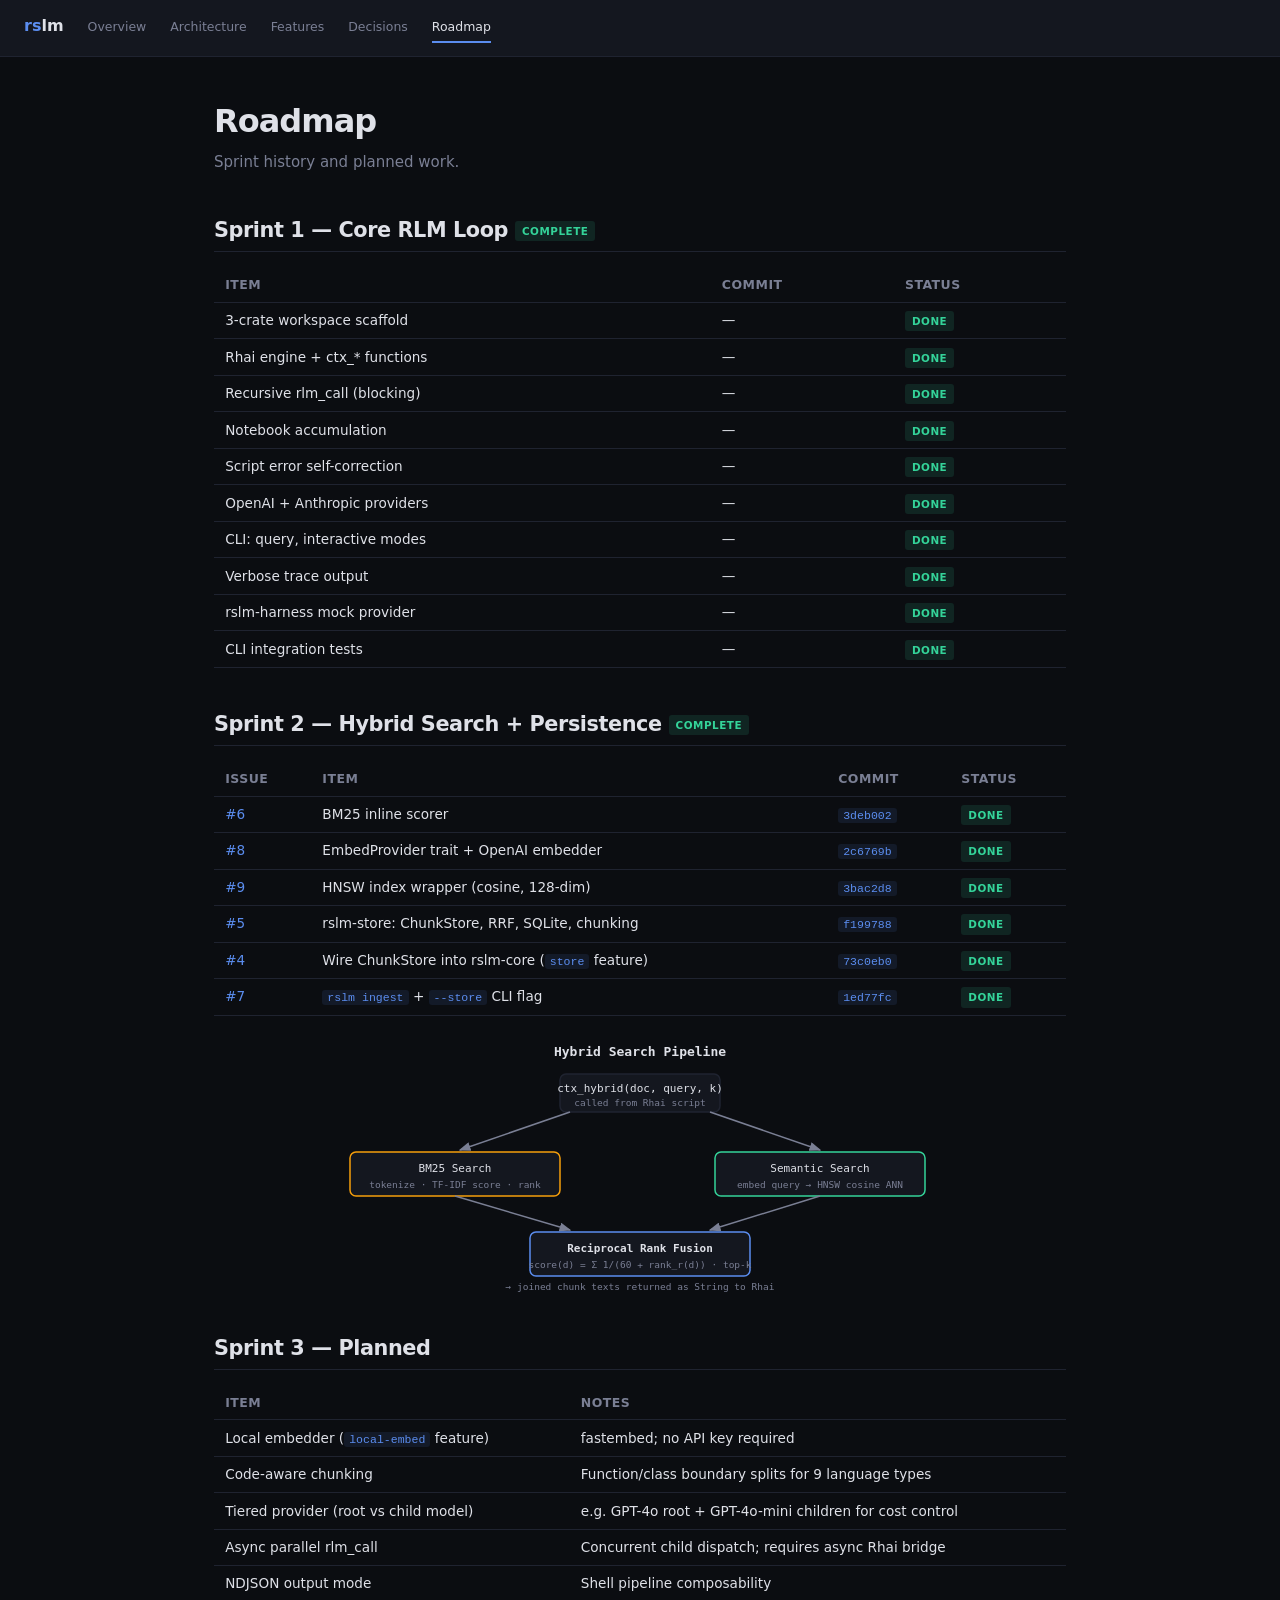
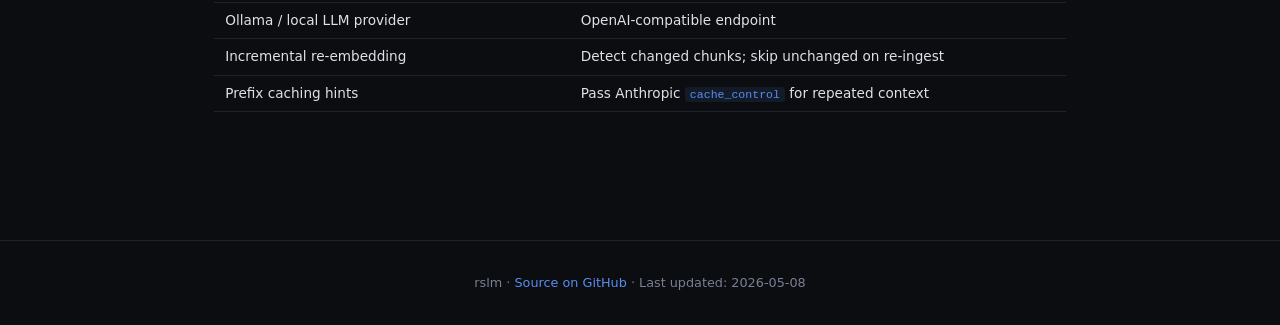
<file: docs/assets/roadmap.html>
<!doctype html>
<html lang="en">
<head>
  <meta charset="UTF-8"/>
  <meta name="viewport" content="width=device-width, initial-scale=1.0"/>
  <title>rslm &mdash; Roadmap</title>
  <link rel="stylesheet" href="style.css"/>
</head>
<body>
<nav>
  <a href="index.html" class="brand"><span>rs</span>lm</a>
  <a href="index.html">Overview</a>
  <a href="architecture.html">Architecture</a>
  <a href="features.html">Features</a>
  <a href="decisions.html">Decisions</a>
  <a href="roadmap.html" class="active">Roadmap</a>
</nav>

<div class="page">
  <h1>Roadmap</h1>
  <p class="subtitle">Sprint history and planned work.</p>

  <h2>Sprint 1 &mdash; Core RLM Loop <span class="pill pill-green" style="vertical-align:middle;">Complete</span></h2>
  <table>
    <thead><tr><th>Item</th><th>Commit</th><th>Status</th></tr></thead>
    <tbody>
      <tr><td>3-crate workspace scaffold</td><td>—</td><td><span class="pill pill-green">Done</span></td></tr>
      <tr><td>Rhai engine + ctx_* functions</td><td>—</td><td><span class="pill pill-green">Done</span></td></tr>
      <tr><td>Recursive rlm_call (blocking)</td><td>—</td><td><span class="pill pill-green">Done</span></td></tr>
      <tr><td>Notebook accumulation</td><td>—</td><td><span class="pill pill-green">Done</span></td></tr>
      <tr><td>Script error self-correction</td><td>—</td><td><span class="pill pill-green">Done</span></td></tr>
      <tr><td>OpenAI + Anthropic providers</td><td>—</td><td><span class="pill pill-green">Done</span></td></tr>
      <tr><td>CLI: query, interactive modes</td><td>—</td><td><span class="pill pill-green">Done</span></td></tr>
      <tr><td>Verbose trace output</td><td>—</td><td><span class="pill pill-green">Done</span></td></tr>
      <tr><td>rslm-harness mock provider</td><td>—</td><td><span class="pill pill-green">Done</span></td></tr>
      <tr><td>CLI integration tests</td><td>—</td><td><span class="pill pill-green">Done</span></td></tr>
    </tbody>
  </table>

  <h2>Sprint 2 &mdash; Hybrid Search + Persistence <span class="pill pill-green" style="vertical-align:middle;">Complete</span></h2>
  <table>
    <thead><tr><th>Issue</th><th>Item</th><th>Commit</th><th>Status</th></tr></thead>
    <tbody>
      <tr>
        <td><a href="https://github.com/89jobrien/rslm/issues/6">#6</a></td>
        <td>BM25 inline scorer</td>
        <td><code>3deb002</code></td>
        <td><span class="pill pill-green">Done</span></td>
      </tr>
      <tr>
        <td><a href="https://github.com/89jobrien/rslm/issues/8">#8</a></td>
        <td>EmbedProvider trait + OpenAI embedder</td>
        <td><code>2c6769b</code></td>
        <td><span class="pill pill-green">Done</span></td>
      </tr>
      <tr>
        <td><a href="https://github.com/89jobrien/rslm/issues/9">#9</a></td>
        <td>HNSW index wrapper (cosine, 128-dim)</td>
        <td><code>3bac2d8</code></td>
        <td><span class="pill pill-green">Done</span></td>
      </tr>
      <tr>
        <td><a href="https://github.com/89jobrien/rslm/issues/5">#5</a></td>
        <td>rslm-store: ChunkStore, RRF, SQLite, chunking</td>
        <td><code>f199788</code></td>
        <td><span class="pill pill-green">Done</span></td>
      </tr>
      <tr>
        <td><a href="https://github.com/89jobrien/rslm/issues/4">#4</a></td>
        <td>Wire ChunkStore into rslm-core (<code>store</code> feature)</td>
        <td><code>73c0eb0</code></td>
        <td><span class="pill pill-green">Done</span></td>
      </tr>
      <tr>
        <td><a href="https://github.com/89jobrien/rslm/issues/7">#7</a></td>
        <td><code>rslm ingest</code> + <code>--store</code> CLI flag</td>
        <td><code>1ed77fc</code></td>
        <td><span class="pill pill-green">Done</span></td>
      </tr>
    </tbody>
  </table>

  <div style="margin:1rem 0; overflow-x:auto;">
    <img src="arch-search-pipeline.svg" alt="Search pipeline" style="max-width:100%;display:block;margin:0 auto;"/>
  </div>

  <h2>Sprint 3 &mdash; Planned</h2>
  <table>
    <thead><tr><th>Item</th><th>Notes</th></tr></thead>
    <tbody>
      <tr><td>Local embedder (<code>local-embed</code> feature)</td><td>fastembed; no API key required</td></tr>
      <tr><td>Code-aware chunking</td><td>Function/class boundary splits for 9 language types</td></tr>
      <tr><td>Tiered provider (root vs child model)</td><td>e.g. GPT-4o root + GPT-4o-mini children for cost control</td></tr>
      <tr><td>Async parallel rlm_call</td><td>Concurrent child dispatch; requires async Rhai bridge</td></tr>
      <tr><td>NDJSON output mode</td><td>Shell pipeline composability</td></tr>
      <tr><td>Ollama / local LLM provider</td><td>OpenAI-compatible endpoint</td></tr>
      <tr><td>Incremental re-embedding</td><td>Detect changed chunks; skip unchanged on re-ingest</td></tr>
      <tr><td>Prefix caching hints</td><td>Pass Anthropic <code>cache_control</code> for repeated context</td></tr>
    </tbody>
  </table>
</div>

<footer>rslm &middot; <a href="https://github.com/89jobrien/rslm">Source on GitHub</a> &middot; Last updated: 2026-05-08</footer>
</body>
</html>
</file>
<file: docs/assets/style.css>
:root {
  --bg: #0b0d11;
  --surface: #14171f;
  --border: #1f2330;
  --text: #dfe1e8;
  --muted: #7a7f94;
  --accent: #5b8def;
  --green: #34d399;
  --orange: #f59e0b;
  --red: #ef4444;
  --purple: #a78bfa;
  --teal: #22d3ee;
  --radius: 8px;
}
* { margin: 0; padding: 0; box-sizing: border-box; }
body {
  font-family: 'Inter', -apple-system, BlinkMacSystemFont, system-ui, sans-serif;
  background: var(--bg);
  color: var(--text);
  line-height: 1.55;
  font-size: 15px;
  -webkit-font-smoothing: antialiased;
}
a { color: var(--accent); text-decoration: none; }
a:hover { text-decoration: underline; }
code {
  font-family: 'SF Mono', 'JetBrains Mono', 'Fira Code', monospace;
  font-size: 0.85em;
  background: rgba(91,141,239,0.1);
  padding: 1px 5px;
  border-radius: 3px;
  color: var(--accent);
}
pre {
  background: var(--surface);
  border: 1px solid var(--border);
  border-radius: var(--radius);
  padding: 1rem 1.2rem;
  font-family: 'SF Mono', 'JetBrains Mono', monospace;
  font-size: 0.82rem;
  line-height: 1.6;
  overflow-x: auto;
  margin: 1rem 0;
  color: var(--muted);
}
.page {
  max-width: 900px;
  margin: 0 auto;
  padding: 2.5rem 1.5rem 4rem;
}
nav {
  background: var(--surface);
  border-bottom: 1px solid var(--border);
  padding: 0.6rem 1.5rem;
  position: sticky;
  top: 0;
  z-index: 100;
  display: flex;
  align-items: center;
  gap: 1.5rem;
  overflow-x: auto;
  white-space: nowrap;
}
nav .brand {
  font-weight: 800;
  font-size: 1rem;
  color: var(--text);
  text-decoration: none;
  flex-shrink: 0;
}
nav .brand span { color: var(--accent); }
nav a {
  font-size: 0.78rem;
  color: var(--muted);
  text-decoration: none;
  padding: 0.3rem 0;
  border-bottom: 2px solid transparent;
  transition: color 0.15s, border-color 0.15s;
}
nav a:hover, nav a.active {
  color: var(--text);
  border-bottom-color: var(--accent);
  text-decoration: none;
}
h1 {
  font-size: 2rem;
  font-weight: 800;
  letter-spacing: -0.03em;
  margin-bottom: 0.3rem;
}
h2 {
  font-size: 1.3rem;
  font-weight: 700;
  letter-spacing: -0.02em;
  margin-top: 2.5rem;
  margin-bottom: 0.5rem;
  padding-bottom: 0.3rem;
  border-bottom: 1px solid var(--border);
}
h3 {
  font-size: 1rem;
  font-weight: 600;
  margin-top: 1.5rem;
  margin-bottom: 0.3rem;
}
.subtitle { color: var(--muted); margin-bottom: 1.5rem; }
p { margin-bottom: 0.8rem; }
table {
  width: 100%;
  border-collapse: collapse;
  font-size: 0.85rem;
  margin: 1rem 0;
}
th, td {
  text-align: left;
  padding: 0.45rem 0.7rem;
  border-bottom: 1px solid var(--border);
}
th {
  color: var(--muted);
  font-weight: 600;
  font-size: 0.78rem;
  text-transform: uppercase;
  letter-spacing: 0.04em;
}
.card {
  background: var(--surface);
  border: 1px solid var(--border);
  border-radius: var(--radius);
  padding: 1.2rem;
  margin: 0.8rem 0;
}
.pill {
  display: inline-block;
  font-size: 0.65rem;
  font-weight: 700;
  text-transform: uppercase;
  letter-spacing: 0.05em;
  padding: 2px 7px;
  border-radius: 3px;
}
.pill-green  { background: rgba(52,211,153,0.12);  color: var(--green); }
.pill-orange { background: rgba(245,158,11,0.12);  color: var(--orange); }
.pill-red    { background: rgba(239,68,68,0.12);   color: var(--red); }
.pill-purple { background: rgba(167,139,250,0.12); color: var(--purple); }
.pill-teal   { background: rgba(34,211,238,0.12);  color: var(--teal); }
.pill-muted  { background: rgba(122,127,148,0.12); color: var(--muted); }
ul, ol { margin: 0.5rem 0 0.8rem 1.5rem; }
li { margin-bottom: 0.3rem; }
.yes     { color: var(--green); }
.no      { color: var(--muted); }
.wip     { color: var(--orange); }
.blocked { color: var(--red); }
.planned { color: var(--teal); }
.grid-2 {
  display: grid;
  grid-template-columns: 1fr 1fr;
  gap: 0.8rem;
}
@media (max-width: 600px) { .grid-2 { grid-template-columns: 1fr; } }
.grid-3 {
  display: grid;
  grid-template-columns: repeat(3, 1fr);
  gap: 0.8rem;
}
@media (max-width: 720px) { .grid-3 { grid-template-columns: 1fr 1fr; } }
@media (max-width: 460px) { .grid-3 { grid-template-columns: 1fr; } }
.state-diagram {
  background: var(--surface);
  border: 1px solid var(--border);
  border-radius: var(--radius);
  padding: 1.2rem;
  font-family: 'SF Mono', 'JetBrains Mono', monospace;
  font-size: 0.78rem;
  line-height: 1.5;
  white-space: pre;
  overflow-x: auto;
  color: var(--muted);
  margin: 1rem 0;
}
blockquote {
  border-left: 3px solid var(--accent);
  padding: 0.5rem 1rem;
  margin: 1rem 0;
  color: var(--muted);
  font-size: 0.9rem;
}
footer {
  text-align: center;
  padding: 2rem 1.5rem;
  color: var(--muted);
  font-size: 0.8rem;
  border-top: 1px solid var(--border);
  margin-top: 3rem;
}
.decision-tag {
  display: inline-block;
  font-size: 0.62rem;
  font-weight: 700;
  text-transform: uppercase;
  letter-spacing: 0.06em;
  padding: 1px 6px;
  border-radius: 2px;
  margin-right: 0.4rem;
  background: rgba(91,141,239,0.12);
  color: var(--accent);
}
.issue-ref {
  font-size: 0.75rem;
  color: var(--muted);
  margin-left: 0.5rem;
}
</file>
